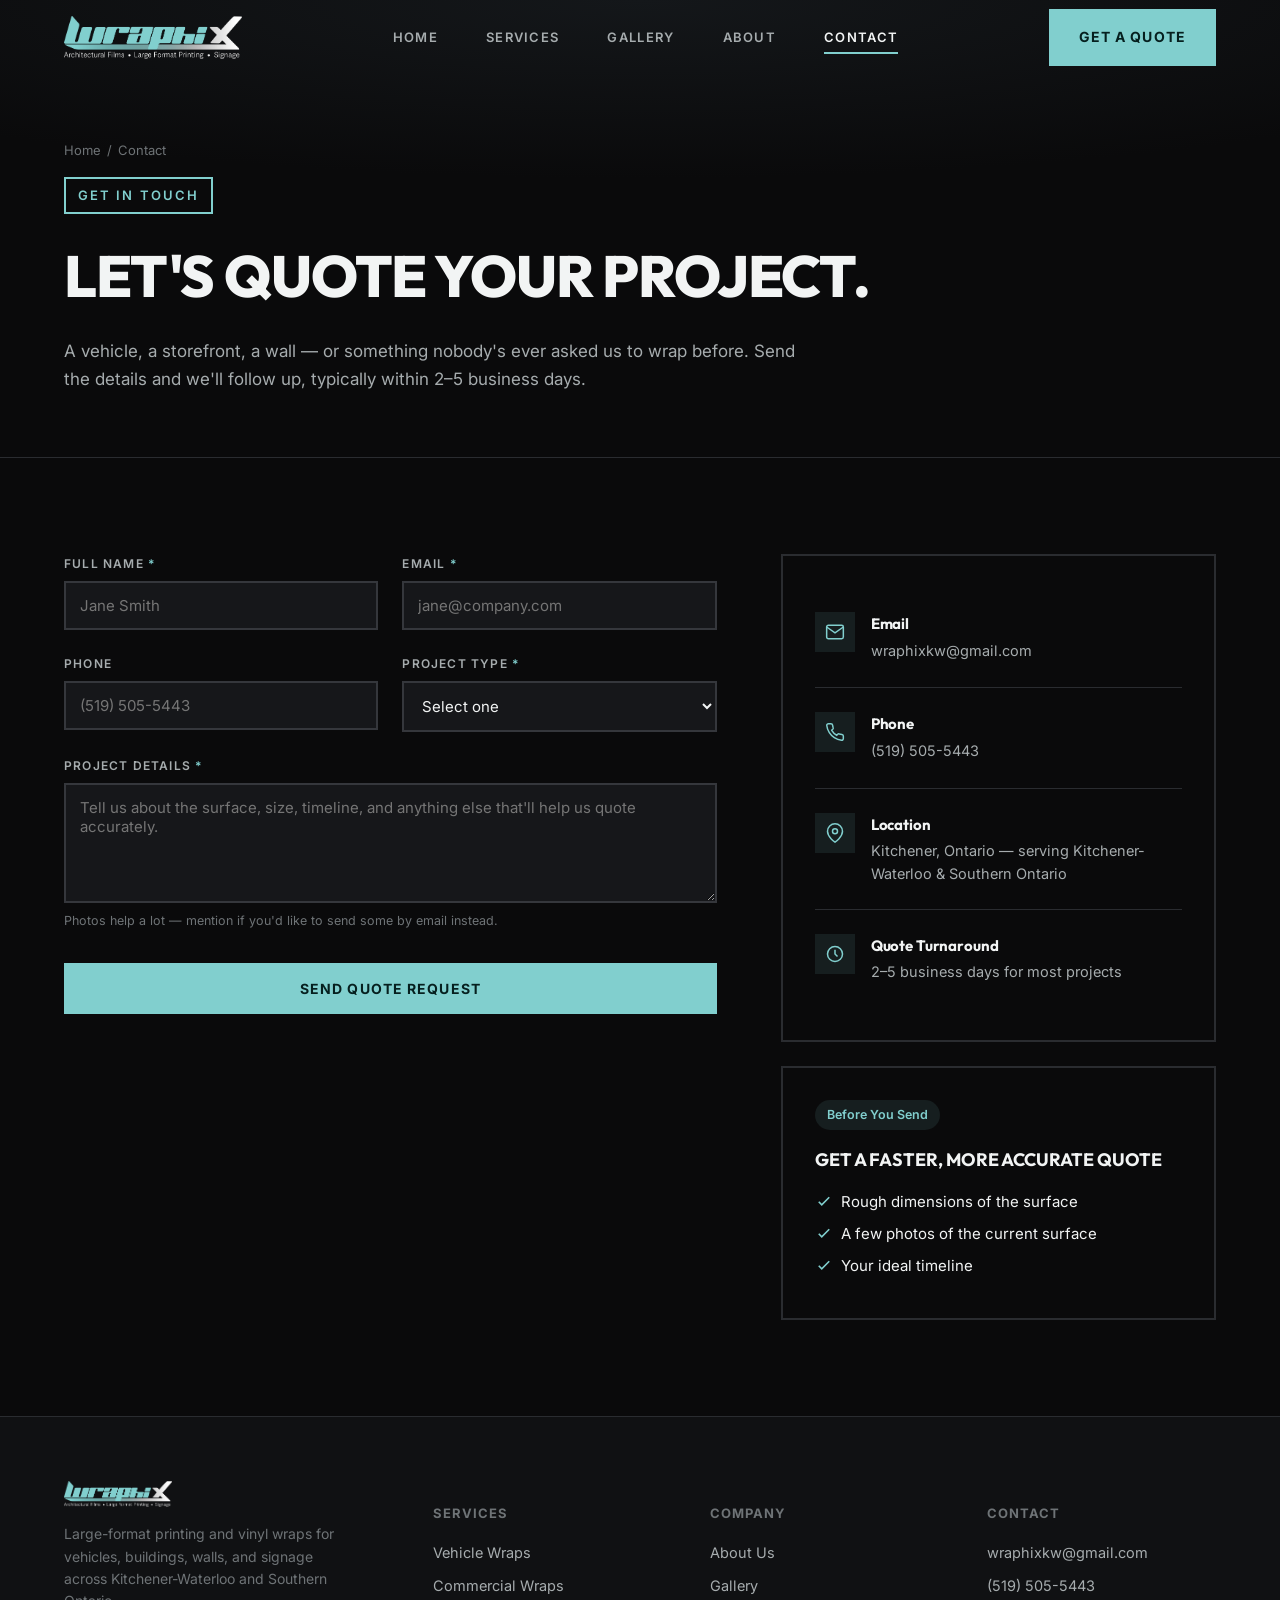
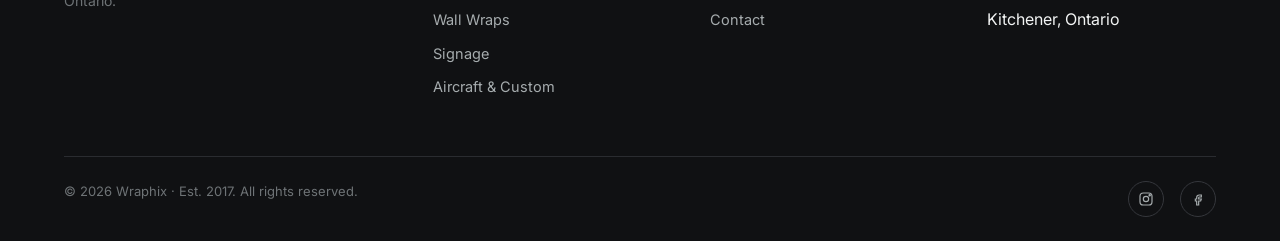
<file: contact.html>
<!DOCTYPE html>
<html lang="en">
<head>
<meta charset="UTF-8">
<meta name="viewport" content="width=device-width, initial-scale=1.0">
<title>Contact — Wraphix | Get a Quote</title>
<meta name="description" content="Get a quote from Wraphix for vehicle wraps, building wraps, wall wraps, or signage. Typical turnaround is 2-5 business days.">
<link rel="icon" type="image/png" sizes="32x32" href="assets/logo/favicon-32.png">
<link rel="apple-touch-icon" href="assets/logo/favicon-180.png">
<link rel="preconnect" href="https://fonts.googleapis.com">
<link rel="preconnect" href="https://fonts.gstatic.com" crossorigin>
<link href="https://fonts.googleapis.com/css2?family=Outfit:wght@500;600;700;800&family=Inter:wght@400;500;600;700&display=swap" rel="stylesheet">
<link rel="stylesheet" href="css/styles.css">
</head>
<body>

<nav class="nav">
  <div class="container nav__inner">
    <a href="index.html" class="nav__logo"><img src="assets/logo/wraphix-logo-trimmed.png" alt="Wraphix"></a>
    <div class="nav__links">
      <a href="index.html">Home</a>
      <a href="services.html">Services</a>
      <a href="gallery.html">Gallery</a>
      <a href="about.html">About</a>
      <a href="contact.html" class="is-active">Contact</a>
    </div>
    <div class="nav__actions">
      <a href="contact.html" class="btn btn-primary">Get a Quote</a>
    </div>
    <button class="nav__burger" aria-label="Open menu"><span></span><span></span><span></span></button>
  </div>
</nav>

<div class="mobile-menu">
  <a href="index.html">Home</a>
  <a href="services.html">Services</a>
  <a href="gallery.html">Gallery</a>
  <a href="about.html">About</a>
  <a href="contact.html">Contact</a>
  <a href="contact.html" class="btn btn-primary">Get a Quote</a>
</div>

<section class="page-hero">
  <div class="container">
    <div class="breadcrumb reveal is-visible"><a href="index.html">Home</a><span>/</span><span>Contact</span></div>
    <span class="eyebrow reveal is-visible" style="margin-top:16px;">Get In Touch</span>
    <h1 class="reveal is-visible" style="transition-delay:80ms">Let's quote your project.</h1>
    <p class="reveal is-visible" style="transition-delay:160ms">A vehicle, a storefront, a wall — or something nobody's ever asked us to wrap before. Send the details and we'll follow up, typically within 2–5 business days.</p>
  </div>
</section>

<section class="section">
  <div class="container" style="display:grid; grid-template-columns: 1fr; gap: var(--space-7);">
    <div style="display:grid; grid-template-columns: 1fr; gap: var(--space-7);" class="contact-layout">
      <div class="reveal">
        <form id="quote-form" novalidate>
          <div class="form-grid cols-2">
            <div class="field">
              <label for="name">Full Name <span class="req">*</span></label>
              <input type="text" id="name" name="name" data-required placeholder="Jane Smith">
              <span class="error-msg">Please enter your name.</span>
            </div>
            <div class="field">
              <label for="email">Email <span class="req">*</span></label>
              <input type="email" id="email" name="email" data-required placeholder="jane@company.com">
              <span class="error-msg">Please enter a valid email.</span>
            </div>
            <div class="field">
              <label for="phone">Phone</label>
              <input type="tel" id="phone" name="phone" placeholder="(519) 505-5443">
            </div>
            <div class="field">
              <label for="project-type">Project Type <span class="req">*</span></label>
              <select id="project-type" name="project-type" data-required>
                <option value="" disabled selected>Select one</option>
                <option value="vehicle">Vehicle Wrap</option>
                <option value="building">Commercial / Building Wrap</option>
                <option value="wall">Wall Wrap / Architectural Film</option>
                <option value="signage">Signage</option>
                <option value="aircraft">Aircraft / Watercraft</option>
                <option value="other">Something Else</option>
              </select>
              <span class="error-msg">Please select a project type.</span>
            </div>
          </div>
          <div class="field" style="margin-top: var(--space-4);">
            <label for="message">Project Details <span class="req">*</span></label>
            <textarea id="message" name="message" data-required placeholder="Tell us about the surface, size, timeline, and anything else that'll help us quote accurately."></textarea>
            <span class="error-msg">Please add a few details about your project.</span>
            <span class="hint">Photos help a lot — mention if you'd like to send some by email instead.</span>
          </div>
          <button type="submit" class="btn btn-primary btn-block" style="margin-top: var(--space-5);">Send Quote Request</button>
        </form>
        <div class="form-success">
          <svg viewBox="0 0 24 24" fill="none" stroke="currentColor" stroke-width="2"><path d="M22 11.08V12a10 10 0 1 1-5.93-9.14"/><path d="M22 4L12 14.01l-3-3"/></svg>
          <span>Thanks — your request is in. We'll follow up within 2–5 business days.</span>
        </div>
      </div>

      <div class="reveal" style="transition-delay:100ms">
        <div class="card" style="margin-bottom: var(--space-4);">
          <div class="info-card">
            <div class="info-card__icon"><svg viewBox="0 0 24 24" fill="none" stroke="currentColor" stroke-width="1.8"><path d="M4 4h16v16H4z" opacity="0"/><path d="M22 6l-10 7L2 6"/><rect x="2" y="4" width="20" height="16" rx="2"/></svg></div>
            <div>
              <h4>Email</h4>
              <a href="mailto:wraphixkw@gmail.com">wraphixkw@gmail.com</a>
            </div>
          </div>
          <div class="info-card">
            <div class="info-card__icon"><svg viewBox="0 0 24 24" fill="none" stroke="currentColor" stroke-width="1.8"><path d="M22 16.92v3a2 2 0 0 1-2.18 2 19.79 19.79 0 0 1-8.63-3.07 19.5 19.5 0 0 1-6-6 19.79 19.79 0 0 1-3.07-8.67A2 2 0 0 1 4.11 2h3a2 2 0 0 1 2 1.72c.13 1 .35 1.99.66 2.94a2 2 0 0 1-.45 2.11L8.09 9.91a16 16 0 0 0 6 6l1.14-1.14a2 2 0 0 1 2.11-.45c.95.31 1.94.53 2.94.66A2 2 0 0 1 22 16.92z"/></svg></div>
            <div>
              <h4>Phone</h4>
              <a href="tel:+15195055443">(519) 505-5443</a>
            </div>
          </div>
          <div class="info-card">
            <div class="info-card__icon"><svg viewBox="0 0 24 24" fill="none" stroke="currentColor" stroke-width="1.8"><path d="M21 10c0 7-9 13-9 13s-9-6-9-13a9 9 0 1 1 18 0z"/><circle cx="12" cy="10" r="3"/></svg></div>
            <div>
              <h4>Location</h4>
              <p>Kitchener, Ontario — serving Kitchener-Waterloo &amp; Southern Ontario</p>
            </div>
          </div>
          <div class="info-card">
            <div class="info-card__icon"><svg viewBox="0 0 24 24" fill="none" stroke="currentColor" stroke-width="1.8"><circle cx="12" cy="12" r="9"/><path d="M12 7v5l3 3"/></svg></div>
            <div>
              <h4>Quote Turnaround</h4>
              <p>2–5 business days for most projects</p>
            </div>
          </div>
        </div>
        <div class="card">
          <span class="pill">Before You Send</span>
          <h3 style="margin-top: var(--space-3);">Get a faster, more accurate quote</h3>
          <ul class="check-list" style="margin-top: var(--space-3);">
            <li><svg viewBox="0 0 24 24" fill="none" stroke="currentColor" stroke-width="2.2"><path d="M5 13l4 4L19 7"/></svg>Rough dimensions of the surface</li>
            <li><svg viewBox="0 0 24 24" fill="none" stroke="currentColor" stroke-width="2.2"><path d="M5 13l4 4L19 7"/></svg>A few photos of the current surface</li>
            <li><svg viewBox="0 0 24 24" fill="none" stroke="currentColor" stroke-width="2.2"><path d="M5 13l4 4L19 7"/></svg>Your ideal timeline</li>
          </ul>
        </div>
      </div>
    </div>
  </div>
</section>

<style>
  @media (min-width: 900px) {
    .contact-layout { grid-template-columns: 1.5fr 1fr !important; }
  }
</style>

<footer class="footer">
  <div class="container">
    <div class="footer__top">
      <div class="footer__logo">
        <img src="assets/logo/wraphix-logo-trimmed.png" alt="Wraphix">
        <p>Large-format printing and vinyl wraps for vehicles, buildings, walls, and signage across Kitchener-Waterloo and Southern Ontario.</p>
      </div>
      <div>
        <h5>Services</h5>
        <ul>
          <li><a href="services.html#vehicle-wraps">Vehicle Wraps</a></li>
          <li><a href="services.html#building-wraps">Commercial Wraps</a></li>
          <li><a href="services.html#wall-wraps">Wall Wraps</a></li>
          <li><a href="services.html#signage">Signage</a></li>
          <li><a href="services.html#custom-wraps">Aircraft &amp; Custom</a></li>
        </ul>
      </div>
      <div>
        <h5>Company</h5>
        <ul>
          <li><a href="about.html">About Us</a></li>
          <li><a href="gallery.html">Gallery</a></li>
          <li><a href="contact.html">Contact</a></li>
        </ul>
      </div>
      <div>
        <h5>Contact</h5>
        <ul>
          <li><a href="mailto:wraphixkw@gmail.com">wraphixkw@gmail.com</a></li>
          <li><a href="tel:+15195055443">(519) 505-5443</a></li>
          <li>Kitchener, Ontario</li>
        </ul>
      </div>
    </div>
    <div class="footer__bottom">
      <span>&copy; <span id="year"></span> Wraphix · Est. 2017. All rights reserved.</span>
      <div class="social-row">
        <a href="#" aria-label="Instagram"><svg viewBox="0 0 24 24" fill="none" stroke="currentColor" stroke-width="1.8"><rect x="3" y="3" width="18" height="18" rx="5"/><circle cx="12" cy="12" r="4"/><circle cx="17.5" cy="6.5" r="1"/></svg></a>
        <a href="#" aria-label="Facebook"><svg viewBox="0 0 24 24" fill="none" stroke="currentColor" stroke-width="1.8"><path d="M14 9h3V6h-3a4 4 0 0 0-4 4v2H8v3h2v6h3v-6h3l1-3h-4v-2a1 1 0 0 1 1-1z"/></svg></a>
      </div>
    </div>
  </div>
</footer>

<script src="js/main.js"></script>
</body>
</html>
</file>
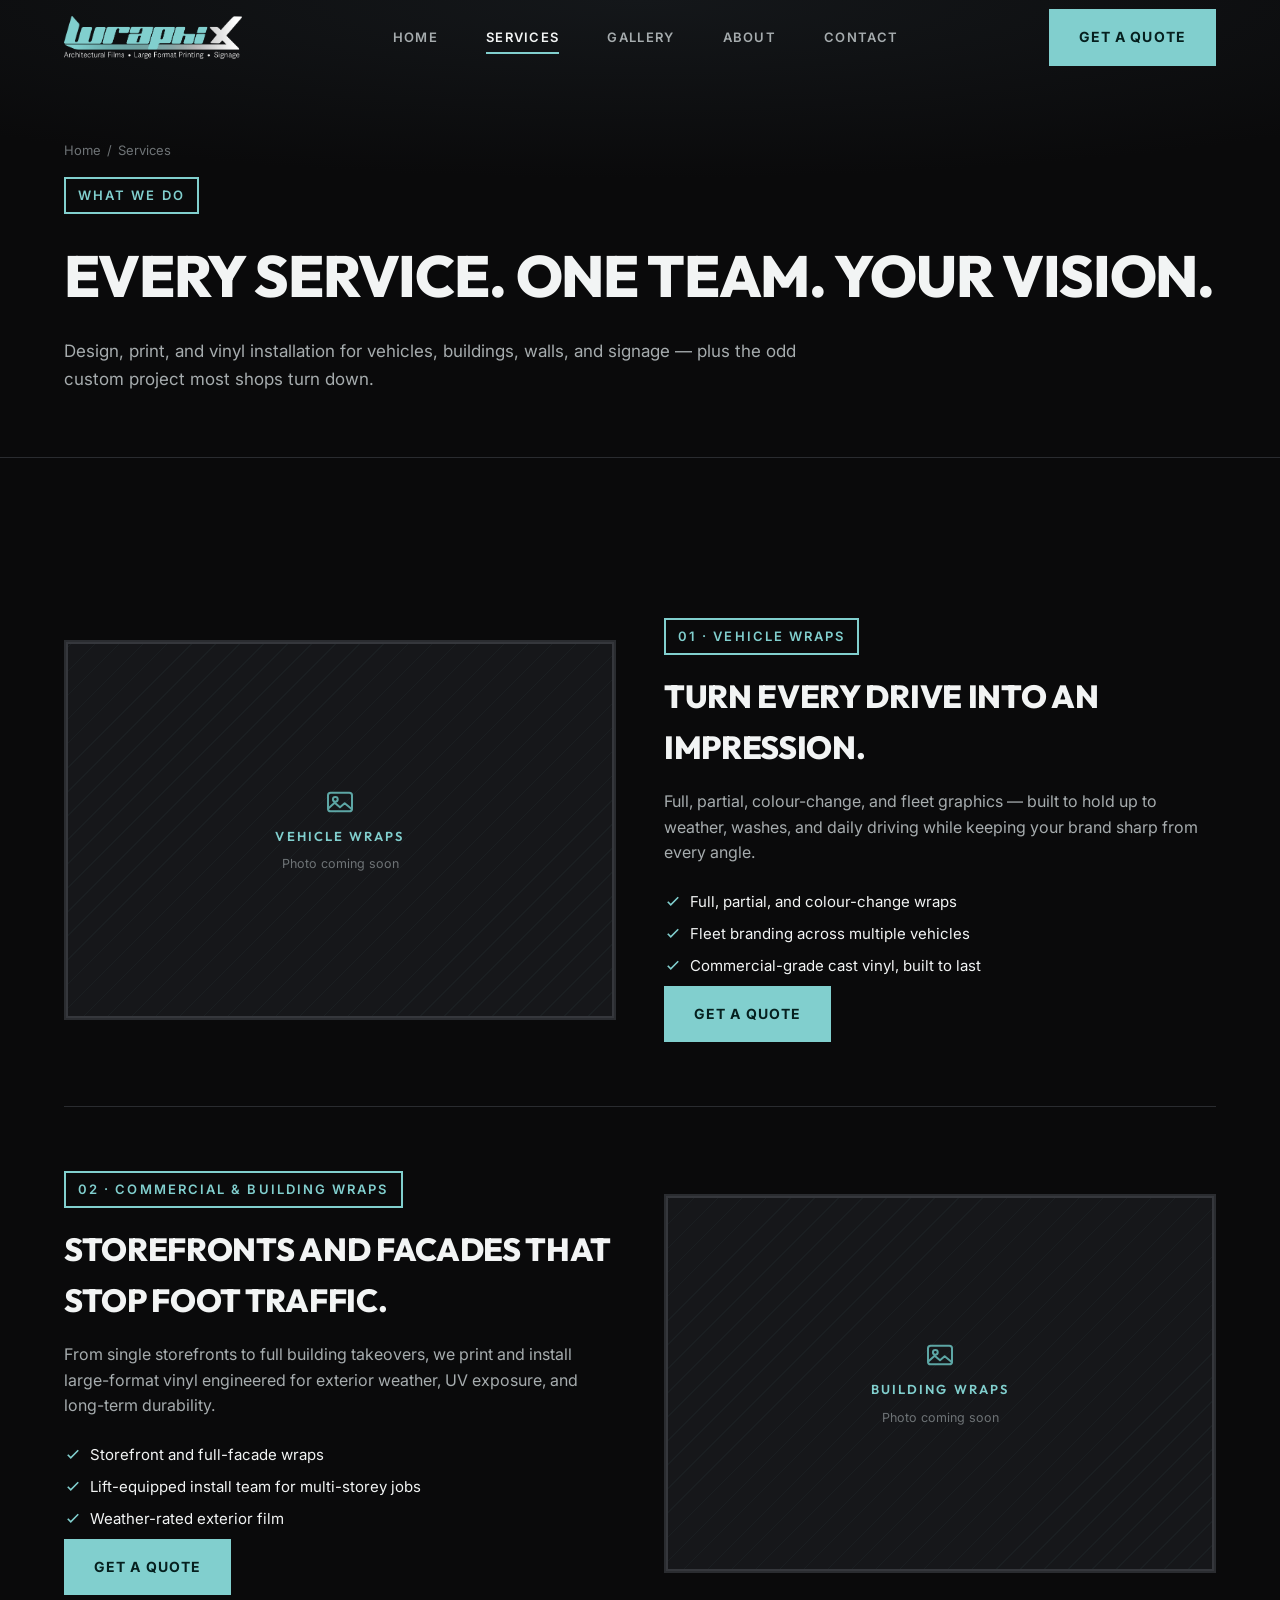
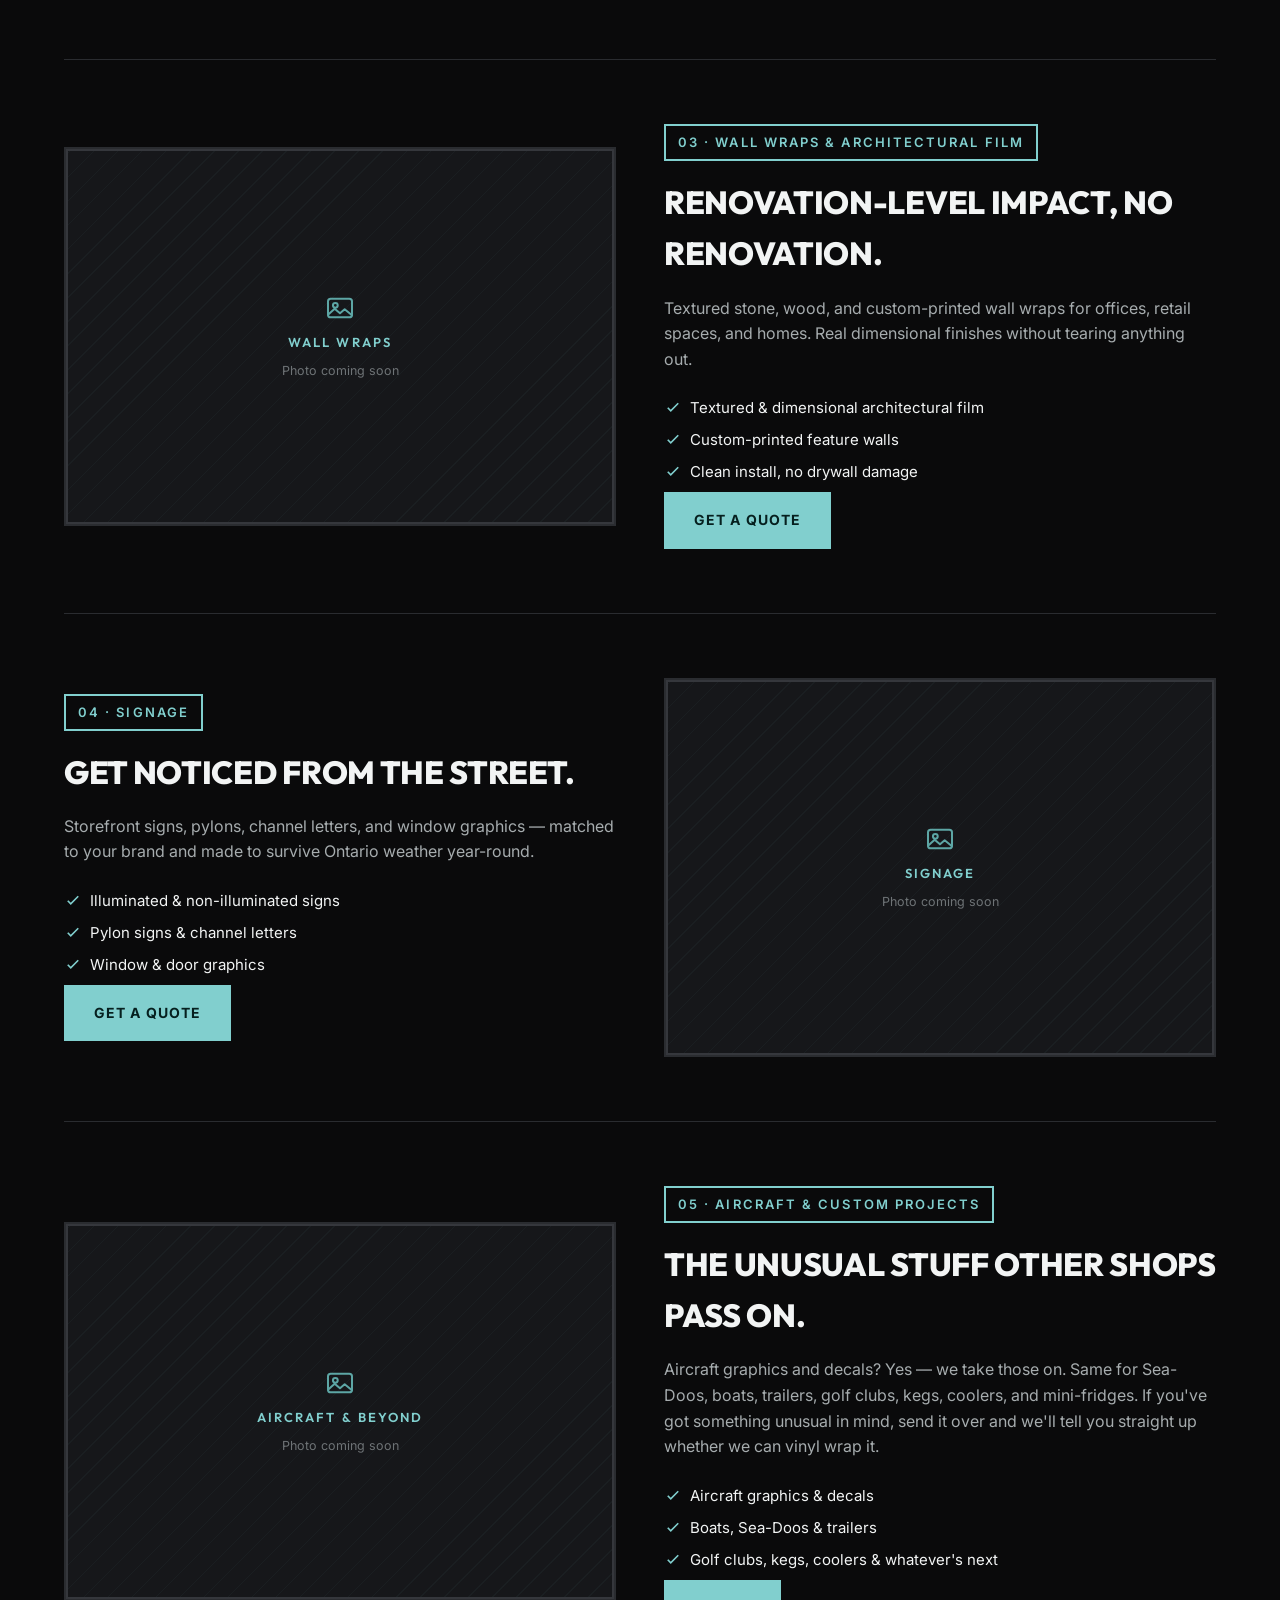
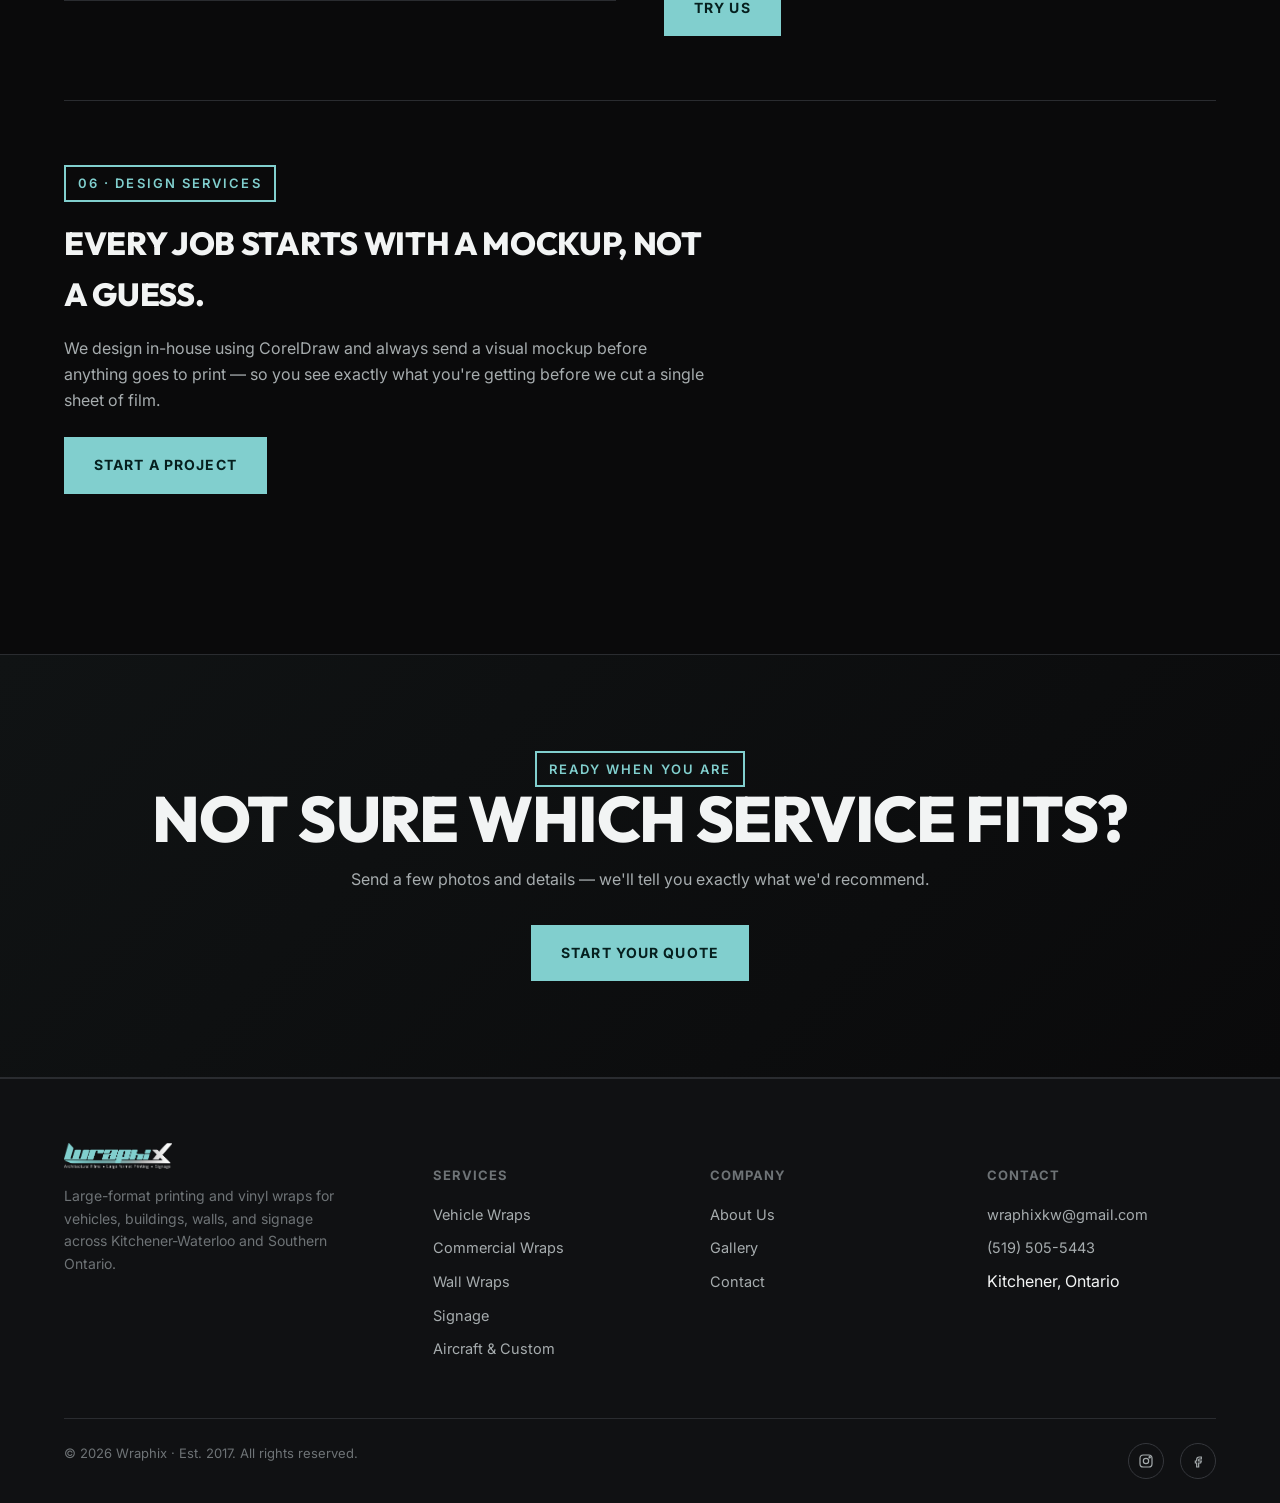
<file: services.html>
<!DOCTYPE html>
<html lang="en">
<head>
<meta charset="UTF-8">
<meta name="viewport" content="width=device-width, initial-scale=1.0">
<title>Services — Wraphix | Vehicle, Building &amp; Wall Wraps, Signage</title>
<meta name="description" content="Vehicle wraps, building wraps, wall graphics, architectural film, signage, aircraft graphics and more — designed, printed, and installed by Wraphix.">
<link rel="icon" type="image/png" sizes="32x32" href="assets/logo/favicon-32.png">
<link rel="apple-touch-icon" href="assets/logo/favicon-180.png">
<link rel="preconnect" href="https://fonts.googleapis.com">
<link rel="preconnect" href="https://fonts.gstatic.com" crossorigin>
<link href="https://fonts.googleapis.com/css2?family=Outfit:wght@500;600;700;800&family=Inter:wght@400;500;600;700&display=swap" rel="stylesheet">
<link rel="stylesheet" href="css/styles.css">
</head>
<body>

<nav class="nav">
  <div class="container nav__inner">
    <a href="index.html" class="nav__logo"><img src="assets/logo/wraphix-logo-trimmed.png" alt="Wraphix"></a>
    <div class="nav__links">
      <a href="index.html">Home</a>
      <a href="services.html" class="is-active">Services</a>
      <a href="gallery.html">Gallery</a>
      <a href="about.html">About</a>
      <a href="contact.html">Contact</a>
    </div>
    <div class="nav__actions">
      <a href="contact.html" class="btn btn-primary">Get a Quote</a>
    </div>
    <button class="nav__burger" aria-label="Open menu"><span></span><span></span><span></span></button>
  </div>
</nav>

<div class="mobile-menu">
  <a href="index.html">Home</a>
  <a href="services.html">Services</a>
  <a href="gallery.html">Gallery</a>
  <a href="about.html">About</a>
  <a href="contact.html">Contact</a>
  <a href="contact.html" class="btn btn-primary">Get a Quote</a>
</div>

<section class="page-hero">
  <div class="container">
    <div class="breadcrumb reveal is-visible"><a href="index.html">Home</a><span>/</span><span>Services</span></div>
    <span class="eyebrow reveal is-visible" style="margin-top:16px;">What We Do</span>
    <h1 class="reveal is-visible" style="transition-delay:80ms">Every service. One team. Your vision.</h1>
    <p class="reveal is-visible" style="transition-delay:160ms">Design, print, and vinyl installation for vehicles, buildings, walls, and signage — plus the odd custom project most shops turn down.</p>
  </div>
</section>

<section class="section" id="vehicle-wraps">
  <div class="container">
    <div class="service-detail reveal">
      <div class="service-detail__media">
        <div class="media-placeholder">
          <svg viewBox="0 0 24 24" aria-hidden="true"><rect x="3" y="5" width="18" height="14" rx="2"/><circle cx="8.5" cy="10" r="1.8"/><path d="M3 17l5-4.5 4 3.5 3.5-3 5.5 4.5"/></svg>
          <span class="media-placeholder__tag">Vehicle Wraps</span>
          <span class="media-placeholder__note">Photo coming soon</span>
        </div>
      </div>
      <div class="service-detail__body">
        <span class="eyebrow">01 · Vehicle Wraps</span>
        <h3>Turn every drive into an impression.</h3>
        <p>Full, partial, colour-change, and fleet graphics — built to hold up to weather, washes, and daily driving while keeping your brand sharp from every angle.</p>
        <ul class="check-list">
          <li><svg viewBox="0 0 24 24" fill="none" stroke="currentColor" stroke-width="2.2"><path d="M5 13l4 4L19 7"/></svg>Full, partial, and colour-change wraps</li>
          <li><svg viewBox="0 0 24 24" fill="none" stroke="currentColor" stroke-width="2.2"><path d="M5 13l4 4L19 7"/></svg>Fleet branding across multiple vehicles</li>
          <li><svg viewBox="0 0 24 24" fill="none" stroke="currentColor" stroke-width="2.2"><path d="M5 13l4 4L19 7"/></svg>Commercial-grade cast vinyl, built to last</li>
        </ul>
        <a href="contact.html" class="btn btn-primary">Get a Quote</a>
      </div>
    </div>

    <div class="service-detail is-reversed reveal" id="building-wraps">
      <div class="service-detail__media">
        <div class="media-placeholder">
          <svg viewBox="0 0 24 24" aria-hidden="true"><rect x="3" y="5" width="18" height="14" rx="2"/><circle cx="8.5" cy="10" r="1.8"/><path d="M3 17l5-4.5 4 3.5 3.5-3 5.5 4.5"/></svg>
          <span class="media-placeholder__tag">Building Wraps</span>
          <span class="media-placeholder__note">Photo coming soon</span>
        </div>
      </div>
      <div class="service-detail__body">
        <span class="eyebrow">02 · Commercial &amp; Building Wraps</span>
        <h3>Storefronts and facades that stop foot traffic.</h3>
        <p>From single storefronts to full building takeovers, we print and install large-format vinyl engineered for exterior weather, UV exposure, and long-term durability.</p>
        <ul class="check-list">
          <li><svg viewBox="0 0 24 24" fill="none" stroke="currentColor" stroke-width="2.2"><path d="M5 13l4 4L19 7"/></svg>Storefront and full-facade wraps</li>
          <li><svg viewBox="0 0 24 24" fill="none" stroke="currentColor" stroke-width="2.2"><path d="M5 13l4 4L19 7"/></svg>Lift-equipped install team for multi-storey jobs</li>
          <li><svg viewBox="0 0 24 24" fill="none" stroke="currentColor" stroke-width="2.2"><path d="M5 13l4 4L19 7"/></svg>Weather-rated exterior film</li>
        </ul>
        <a href="contact.html" class="btn btn-primary">Get a Quote</a>
      </div>
    </div>

    <div class="service-detail reveal" id="wall-wraps">
      <div class="service-detail__media">
        <div class="media-placeholder">
          <svg viewBox="0 0 24 24" aria-hidden="true"><rect x="3" y="5" width="18" height="14" rx="2"/><circle cx="8.5" cy="10" r="1.8"/><path d="M3 17l5-4.5 4 3.5 3.5-3 5.5 4.5"/></svg>
          <span class="media-placeholder__tag">Wall Wraps</span>
          <span class="media-placeholder__note">Photo coming soon</span>
        </div>
      </div>
      <div class="service-detail__body">
        <span class="eyebrow">03 · Wall Wraps &amp; Architectural Film</span>
        <h3>Renovation-level impact, no renovation.</h3>
        <p>Textured stone, wood, and custom-printed wall wraps for offices, retail spaces, and homes. Real dimensional finishes without tearing anything out.</p>
        <ul class="check-list">
          <li><svg viewBox="0 0 24 24" fill="none" stroke="currentColor" stroke-width="2.2"><path d="M5 13l4 4L19 7"/></svg>Textured &amp; dimensional architectural film</li>
          <li><svg viewBox="0 0 24 24" fill="none" stroke="currentColor" stroke-width="2.2"><path d="M5 13l4 4L19 7"/></svg>Custom-printed feature walls</li>
          <li><svg viewBox="0 0 24 24" fill="none" stroke="currentColor" stroke-width="2.2"><path d="M5 13l4 4L19 7"/></svg>Clean install, no drywall damage</li>
        </ul>
        <a href="contact.html" class="btn btn-primary">Get a Quote</a>
      </div>
    </div>

    <div class="service-detail is-reversed reveal" id="signage">
      <div class="service-detail__media">
        <div class="media-placeholder">
          <svg viewBox="0 0 24 24" aria-hidden="true"><rect x="3" y="5" width="18" height="14" rx="2"/><circle cx="8.5" cy="10" r="1.8"/><path d="M3 17l5-4.5 4 3.5 3.5-3 5.5 4.5"/></svg>
          <span class="media-placeholder__tag">Signage</span>
          <span class="media-placeholder__note">Photo coming soon</span>
        </div>
      </div>
      <div class="service-detail__body">
        <span class="eyebrow">04 · Signage</span>
        <h3>Get noticed from the street.</h3>
        <p>Storefront signs, pylons, channel letters, and window graphics — matched to your brand and made to survive Ontario weather year-round.</p>
        <ul class="check-list">
          <li><svg viewBox="0 0 24 24" fill="none" stroke="currentColor" stroke-width="2.2"><path d="M5 13l4 4L19 7"/></svg>Illuminated &amp; non-illuminated signs</li>
          <li><svg viewBox="0 0 24 24" fill="none" stroke="currentColor" stroke-width="2.2"><path d="M5 13l4 4L19 7"/></svg>Pylon signs &amp; channel letters</li>
          <li><svg viewBox="0 0 24 24" fill="none" stroke="currentColor" stroke-width="2.2"><path d="M5 13l4 4L19 7"/></svg>Window &amp; door graphics</li>
        </ul>
        <a href="contact.html" class="btn btn-primary">Get a Quote</a>
      </div>
    </div>

    <div class="service-detail reveal" id="custom-wraps">
      <div class="service-detail__media">
        <div class="media-placeholder">
          <svg viewBox="0 0 24 24" aria-hidden="true"><rect x="3" y="5" width="18" height="14" rx="2"/><circle cx="8.5" cy="10" r="1.8"/><path d="M3 17l5-4.5 4 3.5 3.5-3 5.5 4.5"/></svg>
          <span class="media-placeholder__tag">Aircraft &amp; Beyond</span>
          <span class="media-placeholder__note">Photo coming soon</span>
        </div>
      </div>
      <div class="service-detail__body">
        <span class="eyebrow">05 · Aircraft &amp; Custom Projects</span>
        <h3>The unusual stuff other shops pass on.</h3>
        <p>Aircraft graphics and decals? Yes — we take those on. Same for Sea-Doos, boats, trailers, golf clubs, kegs, coolers, and mini-fridges. If you've got something unusual in mind, send it over and we'll tell you straight up whether we can vinyl wrap it.</p>
        <ul class="check-list">
          <li><svg viewBox="0 0 24 24" fill="none" stroke="currentColor" stroke-width="2.2"><path d="M5 13l4 4L19 7"/></svg>Aircraft graphics &amp; decals</li>
          <li><svg viewBox="0 0 24 24" fill="none" stroke="currentColor" stroke-width="2.2"><path d="M5 13l4 4L19 7"/></svg>Boats, Sea-Doos &amp; trailers</li>
          <li><svg viewBox="0 0 24 24" fill="none" stroke="currentColor" stroke-width="2.2"><path d="M5 13l4 4L19 7"/></svg>Golf clubs, kegs, coolers &amp; whatever's next</li>
        </ul>
        <a href="contact.html" class="btn btn-primary">Try Us</a>
      </div>
    </div>

    <div class="service-detail reveal" id="design" style="border-bottom:none;">
      <div class="service-detail__body" style="grid-column: 1 / -1; max-width:640px;">
        <span class="eyebrow">06 · Design Services</span>
        <h3>Every job starts with a mockup, not a guess.</h3>
        <p>We design in-house using CorelDraw and always send a visual mockup before anything goes to print — so you see exactly what you're getting before we cut a single sheet of film.</p>
        <a href="contact.html" class="btn btn-primary">Start a Project</a>
      </div>
    </div>
  </div>
</section>

<section class="cta-band">
  <div class="container reveal">
    <span class="eyebrow" style="justify-content:center;">Ready When You Are</span>
    <h2>Not sure which service fits?</h2>
    <p>Send a few photos and details — we'll tell you exactly what we'd recommend.</p>
    <a href="contact.html" class="btn btn-primary">Start Your Quote</a>
  </div>
</section>

<footer class="footer">
  <div class="container">
    <div class="footer__top">
      <div class="footer__logo">
        <img src="assets/logo/wraphix-logo-trimmed.png" alt="Wraphix">
        <p>Large-format printing and vinyl wraps for vehicles, buildings, walls, and signage across Kitchener-Waterloo and Southern Ontario.</p>
      </div>
      <div>
        <h5>Services</h5>
        <ul>
          <li><a href="services.html#vehicle-wraps">Vehicle Wraps</a></li>
          <li><a href="services.html#building-wraps">Commercial Wraps</a></li>
          <li><a href="services.html#wall-wraps">Wall Wraps</a></li>
          <li><a href="services.html#signage">Signage</a></li>
          <li><a href="services.html#custom-wraps">Aircraft &amp; Custom</a></li>
        </ul>
      </div>
      <div>
        <h5>Company</h5>
        <ul>
          <li><a href="about.html">About Us</a></li>
          <li><a href="gallery.html">Gallery</a></li>
          <li><a href="contact.html">Contact</a></li>
        </ul>
      </div>
      <div>
        <h5>Contact</h5>
        <ul>
          <li><a href="mailto:wraphixkw@gmail.com">wraphixkw@gmail.com</a></li>
          <li><a href="tel:+15195055443">(519) 505-5443</a></li>
          <li>Kitchener, Ontario</li>
        </ul>
      </div>
    </div>
    <div class="footer__bottom">
      <span>&copy; <span id="year"></span> Wraphix · Est. 2017. All rights reserved.</span>
      <div class="social-row">
        <a href="#" aria-label="Instagram"><svg viewBox="0 0 24 24" fill="none" stroke="currentColor" stroke-width="1.8"><rect x="3" y="3" width="18" height="18" rx="5"/><circle cx="12" cy="12" r="4"/><circle cx="17.5" cy="6.5" r="1"/></svg></a>
        <a href="#" aria-label="Facebook"><svg viewBox="0 0 24 24" fill="none" stroke="currentColor" stroke-width="1.8"><path d="M14 9h3V6h-3a4 4 0 0 0-4 4v2H8v3h2v6h3v-6h3l1-3h-4v-2a1 1 0 0 1 1-1z"/></svg></a>
      </div>
    </div>
  </div>
</footer>

<script src="js/main.js"></script>
</body>
</html>
</file>
<file: css/styles.css>
/* ==========================================================================
   Wraphix — Design System
   Matte black / satin black + Tiffany blue
   ========================================================================== */

:root {
  /* Brand */
  --color-black: #0a0a0b;
  --color-black-soft: #101113;
  --color-surface: #16171a;
  --color-surface-2: #1d1f22;
  --color-border: #2a2c30;
  --color-border-light: #35373c;

  --color-tiffany: #81cfce;
  --color-tiffany-bright: #9fe3e1;
  --color-tiffany-dim: #5da6a5;
  --color-tiffany-10: rgba(129, 207, 206, 0.1);
  --color-tiffany-20: rgba(129, 207, 206, 0.2);

  --color-text: #f2f4f4;
  --color-text-muted: #a6acae;
  --color-text-dim: #6e7376;

  --color-danger: #e5484d;
  --color-success: #81cfce;

  /* Type */
  --font-display: 'Outfit', 'Helvetica Neue', Arial, sans-serif;
  --font-body: 'Inter', 'Helvetica Neue', Arial, sans-serif;

  /* Spacing (8pt scale) */
  --space-1: 4px;
  --space-2: 8px;
  --space-3: 16px;
  --space-4: 24px;
  --space-5: 32px;
  --space-6: 48px;
  --space-7: 64px;
  --space-8: 96px;
  --space-9: 128px;

  /* Radius — Kinetic Brutalism: hard edges everywhere */
  --radius-sm: 0px;
  --radius-md: 0px;
  --radius-lg: 0px;

  /* Motion */
  --ease-out: cubic-bezier(0.16, 1, 0.3, 1);
  --ease-in-out: cubic-bezier(0.65, 0, 0.35, 1);
  --dur-fast: 180ms;
  --dur-base: 280ms;
  --dur-slow: 500ms;

  /* Layout */
  --container-max: 1520px;
  --measure: 68ch;
  --nav-height: 76px;
}

/* ---- Reset ---- */
*, *::before, *::after { box-sizing: border-box; }
html { -webkit-text-size-adjust: 100%; scroll-behavior: smooth; }
@media (prefers-reduced-motion: reduce) {
  html { scroll-behavior: auto; }
  *, *::before, *::after {
    animation-duration: 0.01ms !important;
    animation-iteration-count: 1 !important;
    transition-duration: 0.01ms !important;
    scroll-behavior: auto !important;
  }
}

body {
  margin: 0;
  background: var(--color-black);
  color: var(--color-text);
  font-family: var(--font-body);
  font-size: 16px;
  line-height: 1.6;
  -webkit-font-smoothing: antialiased;
  overflow-x: hidden;
}

img { max-width: 100%; display: block; }
a { color: inherit; text-decoration: none; }
button { font-family: inherit; cursor: pointer; }
ul { margin: 0; padding: 0; list-style: none; }
h1, h2, h3, h4 { margin: 0; font-family: var(--font-display); font-weight: 700; letter-spacing: -0.01em; }
p { margin: 0; }

.container {
  max-width: var(--container-max);
  margin: 0 auto;
  padding: 0 var(--space-4);
}
@media (min-width: 768px) {
  .container { padding: 0 var(--space-6); }
}
/* Adaptive gutters — insets grow with the viewport so wide screens breathe */
@media (min-width: 1280px) {
  .container { padding: 0 var(--space-7); }
}
@media (min-width: 1680px) {
  .container { padding: 0 var(--space-8); }
}
/* Ultra-wide monitors: let the shell grow a step so it doesn't island */
@media (min-width: 1920px) {
  :root { --container-max: 1680px; }
}

section { position: relative; }

/* ---- Utility ---- */
.eyebrow {
  display: inline-flex;
  align-items: center;
  gap: var(--space-2);
  font-family: var(--font-body);
  font-size: 13px;
  font-weight: 600;
  letter-spacing: 0.14em;
  text-transform: uppercase;
  color: var(--color-tiffany);
}
.eyebrow::before {
  content: '';
  width: 22px;
  height: 2px;
  background: var(--color-tiffany);
  display: inline-block;
}

.text-muted { color: var(--color-text-muted); }

.btn {
  display: inline-flex;
  align-items: center;
  justify-content: center;
  gap: var(--space-2);
  padding: 15px 28px;
  border-radius: var(--radius-sm);
  font-family: var(--font-body);
  font-weight: 600;
  font-size: 15px;
  border: 1.5px solid transparent;
  transition: transform var(--dur-fast) var(--ease-out), background var(--dur-base) var(--ease-out), border-color var(--dur-base) var(--ease-out), box-shadow var(--dur-base) var(--ease-out);
  touch-action: manipulation;
  min-height: 48px;
  white-space: nowrap;
}
.btn:active { transform: scale(0.97); }
.btn-primary {
  background: var(--color-tiffany);
  color: #06201f;
}
.btn-primary:hover {
  background: var(--color-tiffany-bright);
  box-shadow: 0 0 0 6px var(--color-tiffany-10);
}
.btn-outline {
  background: transparent;
  border-color: var(--color-border-light);
  color: var(--color-text);
}
.btn-outline:hover {
  border-color: var(--color-tiffany);
  color: var(--color-tiffany);
}
.btn-block { width: 100%; }

/* ---- Nav ---- */
.nav {
  position: fixed;
  top: 0; left: 0; right: 0;
  height: var(--nav-height);
  display: flex;
  align-items: center;
  z-index: 1000;
  background: transparent;
  border-bottom: 1px solid transparent;
  transition: background var(--dur-base) var(--ease-out), border-color var(--dur-base) var(--ease-out), height var(--dur-base) var(--ease-out);
}
.nav.is-scrolled {
  background: rgba(10, 10, 11, 0.86);
  backdrop-filter: blur(14px);
  -webkit-backdrop-filter: blur(14px);
  border-bottom: 1px solid var(--color-border);
  height: 68px;
}
.nav__inner {
  width: 100%;
  display: flex;
  align-items: center;
  justify-content: space-between;
  gap: var(--space-4);
}
.nav__logo img { height: 43px; width: auto; }
.nav__links {
  display: none;
  align-items: center;
  gap: var(--space-6);
}
.nav__links a {
  font-size: 14.5px;
  font-weight: 500;
  color: var(--color-text-muted);
  position: relative;
  padding: 6px 0;
  transition: color var(--dur-fast) var(--ease-out);
}
.nav__links a:hover, .nav__links a.is-active { color: var(--color-text); }
.nav__links a::after {
  content: '';
  position: absolute;
  left: 0; right: 100%; bottom: 0;
  height: 2px;
  background: var(--color-tiffany);
  transition: right var(--dur-base) var(--ease-out);
}
.nav__links a:hover::after, .nav__links a.is-active::after { right: 0; }
.nav__actions { display: none; align-items: center; gap: var(--space-4); }
@media (min-width: 900px) {
  .nav__links, .nav__actions { display: flex; }
}

.nav__burger {
  display: flex;
  flex-direction: column;
  justify-content: center;
  gap: 5px;
  width: 44px;
  height: 44px;
  align-items: center;
  background: none;
  border: none;
  z-index: 1100;
}
.nav__burger span {
  width: 22px;
  height: 2px;
  background: var(--color-text);
  transition: transform var(--dur-base) var(--ease-out), opacity var(--dur-fast);
}
.nav__burger.is-open span:nth-child(1) { transform: translateY(7px) rotate(45deg); }
.nav__burger.is-open span:nth-child(2) { opacity: 0; }
.nav__burger.is-open span:nth-child(3) { transform: translateY(-7px) rotate(-45deg); }
@media (min-width: 900px) { .nav__burger { display: none; } }

.mobile-menu {
  position: fixed;
  inset: 0;
  background: var(--color-black-soft);
  z-index: 1050;
  display: flex;
  flex-direction: column;
  justify-content: center;
  gap: var(--space-5);
  padding: var(--space-6);
  transform: translateY(-100%);
  transition: transform var(--dur-slow) var(--ease-in-out);
  opacity: 0;
  visibility: hidden;
}
.mobile-menu.is-open {
  transform: translateY(0);
  opacity: 1;
  visibility: visible;
}
.mobile-menu a {
  font-family: var(--font-display);
  font-size: 34px;
  font-weight: 600;
  color: var(--color-text);
}
.mobile-menu a:active, .mobile-menu a:hover { color: var(--color-tiffany); }
.mobile-menu .btn { margin-top: var(--space-3); align-self: flex-start; }

/* ---- Hero ---- */
.hero {
  min-height: 100vh;
  min-height: 100dvh;
  display: flex;
  align-items: center;
  padding-top: var(--nav-height);
  position: relative;
  overflow: hidden;
  background: radial-gradient(120% 90% at 50% -10%, #14171a 0%, var(--color-black) 60%);
}
.hero__stripes {
  position: absolute;
  inset: 0;
  z-index: 0;
  overflow: hidden;
  pointer-events: none;
}
/* Three hand-lettered marks drifting across the hero, each on its own
   row, size, tilt and speed so the spacing never reads as a pattern. */
.hero__mark {
  position: absolute;
  aspect-ratio: 3905 / 1299;
  background: var(--color-tiffany);
  opacity: 0.08;
  -webkit-mask-image: url(../assets/textures/wrap-everything.png);
  mask-image: url(../assets/textures/wrap-everything.png);
  -webkit-mask-repeat: no-repeat;
  mask-repeat: no-repeat;
  -webkit-mask-size: 100% 100%;
  mask-size: 100% 100%;
  will-change: transform;
}
.hero__mark--a {
  width: 42vw; top: 9%;  left: -46vw; rotate: -3deg;
  animation: markCross 85s linear infinite;
}
.hero__mark--b {
  width: 30vw; top: 45%; left: -34vw; rotate: 2.5deg;
  opacity: 0.06;
  animation: markCross 120s linear infinite -45s;
}
.hero__mark--c {
  width: 36vw; top: 73%; left: -40vw; rotate: -1.5deg;
  animation: markCross 102s linear infinite -70s;
}
.hero__mark--d {
  width: 25vw; top: 27%; left: -29vw; rotate: 4deg;
  opacity: 0.065;
  animation: markCross 94s linear infinite -25s;
}
.hero__mark--e {
  width: 21vw; top: 61%; left: -25vw; rotate: -5deg;
  opacity: 0.055;
  animation: markCross 112s linear infinite -95s;
}
/* Long travel so each mark spends time off-canvas — keeps the number
   on screen at once down while the on-screen speed stays the same. */
@keyframes markCross {
  from { transform: translate3d(0, 0, 0); }
  to   { transform: translate3d(260vw, 0, 0); }
}
.hero__glow {
  position: absolute;
  width: 60vw;
  height: 60vw;
  max-width: 700px;
  max-height: 700px;
  border-radius: 50%;
  background: radial-gradient(circle, rgba(129,207,206,0.16), transparent 70%);
  top: 10%;
  right: -10%;
  z-index: 0;
  pointer-events: none;
}
.hero__content { position: relative; z-index: 2; padding-top: var(--space-6); padding-bottom: var(--space-7); }
.hero__title {
  font-size: clamp(40px, 8vw, 84px);
  line-height: 1.02;
  margin: var(--space-4) 0 var(--space-4);
  color: var(--color-text);
}
.hero__title em {
  font-style: normal;
  color: var(--color-tiffany);
}
.hero__sub {
  font-size: clamp(16px, 2vw, 19px);
  color: var(--color-text-muted);
  max-width: 560px;
  margin-bottom: var(--space-6);
}
.hero__ctas { display: flex; flex-wrap: wrap; gap: var(--space-3); }
.hero__stats {
  display: grid;
  grid-template-columns: repeat(3, 1fr);
  gap: var(--space-4);
  margin-top: var(--space-7);
  max-width: 960px;
}
.hero__stat-num {
  font-family: var(--font-display);
  font-size: clamp(24px, 4vw, 34px);
  font-weight: 700;
  color: var(--color-text);
}
.hero__stat-label {
  font-size: 13px;
  color: var(--color-text-dim);
  margin-top: 2px;
}
.hero__scroll {
  position: absolute;
  bottom: var(--space-4);
  left: 50%;
  transform: translateX(-50%);
  display: flex;
  flex-direction: column;
  align-items: center;
  gap: var(--space-2);
  color: var(--color-text-dim);
  font-size: 11px;
  letter-spacing: 0.12em;
  text-transform: uppercase;
  z-index: 2;
}
.hero__scroll-line {
  width: 1px;
  height: 34px;
  background: linear-gradient(to bottom, var(--color-tiffany), transparent);
  animation: scrollPulse 1.8s ease-in-out infinite;
}
@keyframes scrollPulse {
  0%, 100% { opacity: 0.3; }
  50% { opacity: 1; }
}

/* ---- Section scaffolding ---- */
.section { padding: var(--space-8) 0; }
.section-head { max-width: 640px; margin-bottom: var(--space-7); }
.section-head h2 {
  font-size: clamp(30px, 4.5vw, 48px);
  margin-top: var(--space-3);
  color: var(--color-text);
}
.section-head p { margin-top: var(--space-3); color: var(--color-text-muted); font-size: 17px; }
.section--alt { background: var(--color-black-soft); }

/* ---- Reveal-on-scroll ---- */
.reveal {
  opacity: 0;
  transform: translateY(28px);
  transition: opacity var(--dur-slow) var(--ease-out), transform var(--dur-slow) var(--ease-out);
}
.reveal.is-visible { opacity: 1; transform: translateY(0); }
.reveal-stagger > * {
  opacity: 0;
  transform: translateY(24px);
  transition: opacity var(--dur-slow) var(--ease-out), transform var(--dur-slow) var(--ease-out);
}
.reveal-stagger.is-visible > * { opacity: 1; transform: translateY(0); }
.reveal-stagger.is-visible > *:nth-child(1) { transition-delay: 0ms; }
.reveal-stagger.is-visible > *:nth-child(2) { transition-delay: 60ms; }
.reveal-stagger.is-visible > *:nth-child(3) { transition-delay: 120ms; }
.reveal-stagger.is-visible > *:nth-child(4) { transition-delay: 180ms; }
.reveal-stagger.is-visible > *:nth-child(5) { transition-delay: 240ms; }
.reveal-stagger.is-visible > *:nth-child(6) { transition-delay: 300ms; }

/* ---- Service cards ---- */
.grid-services {
  display: grid;
  grid-template-columns: 1fr;
  gap: var(--space-4);
}
@media (min-width: 640px) { .grid-services { grid-template-columns: repeat(2, 1fr); } }
@media (min-width: 1024px) { .grid-services { grid-template-columns: repeat(3, 1fr); } }

.card {
  background: var(--color-surface);
  border: 1px solid var(--color-border);
  border-radius: var(--radius-lg);
  padding: var(--space-5);
  transition: border-color var(--dur-base) var(--ease-out), transform var(--dur-base) var(--ease-out), background var(--dur-base) var(--ease-out);
}
.card:hover {
  border-color: var(--color-tiffany-dim);
  transform: translateY(-4px);
  background: var(--color-surface-2);
}
.card__icon {
  width: 48px;
  height: 48px;
  border-radius: var(--radius-md);
  background: var(--color-tiffany-10);
  display: flex;
  align-items: center;
  justify-content: center;
  color: var(--color-tiffany);
  margin-bottom: var(--space-4);
  transition: background var(--dur-base) var(--ease-out), transform var(--dur-base) var(--ease-out);
}
.card:hover .card__icon { background: var(--color-tiffany); color: #06201f; transform: scale(1.06); }
.card__icon svg { width: 24px; height: 24px; }
.card h3 { font-size: 20px; margin-bottom: var(--space-2); color: var(--color-text); }
.card p { color: var(--color-text-muted); font-size: 15px; }
.card__link {
  display: inline-flex;
  align-items: center;
  gap: 6px;
  margin-top: var(--space-4);
  font-size: 14px;
  font-weight: 600;
  color: var(--color-tiffany);
}
.card__link svg { width: 16px; height: 16px; transition: transform var(--dur-fast) var(--ease-out); }
.card__link:hover svg { transform: translateX(3px); }

/* ---- Process steps ---- */
.process {
  display: grid;
  grid-template-columns: 1fr;
  gap: var(--space-5);
  counter-reset: step;
}
@media (min-width: 768px) { .process { grid-template-columns: repeat(4, 1fr); } }
.process__step { position: relative; padding-left: var(--space-5); border-left: 1px solid var(--color-border); }
@media (min-width: 768px) { .process__step { padding-left: 0; border-left: none; padding-top: var(--space-5); border-top: 1px solid var(--color-border); } }
.process__num {
  font-family: var(--font-display);
  font-size: 42px;
  font-weight: 700;
  color: var(--color-tiffany);
  opacity: 0.85;
  line-height: 1;
}
.process__step h4 { margin-top: var(--space-2); font-size: 18px; color: var(--color-text); }
.process__step p { margin-top: var(--space-2); color: var(--color-text-muted); font-size: 14.5px; }

/* ---- Gallery ---- */
.filter-bar {
  display: flex;
  gap: var(--space-2);
  flex-wrap: wrap;
  margin-bottom: var(--space-6);
}
.filter-btn {
  padding: 10px 18px;
  border-radius: 999px;
  border: 1px solid var(--color-border-light);
  background: transparent;
  color: var(--color-text-muted);
  font-size: 14px;
  font-weight: 500;
  transition: all var(--dur-base) var(--ease-out);
  min-height: 44px;
}
.filter-btn:hover { border-color: var(--color-tiffany); color: var(--color-text); }
.filter-btn.is-active {
  background: var(--color-tiffany);
  border-color: var(--color-tiffany);
  color: #06201f;
}

.gallery-grid {
  display: grid;
  grid-template-columns: repeat(2, 1fr);
  gap: var(--space-3);
}
@media (min-width: 640px) { .gallery-grid { grid-template-columns: repeat(3, 1fr); } }
@media (min-width: 1024px) { .gallery-grid { grid-template-columns: repeat(4, 1fr); } }

.gallery-item {
  position: relative;
  overflow: hidden;
  border-radius: var(--radius-md);
  aspect-ratio: 4 / 5;
  background: var(--color-surface);
  cursor: pointer;
  transition: transform var(--dur-base) var(--ease-out);
}
.gallery-item.is-hidden { display: none; }
.gallery-item img {
  width: 100%;
  height: 100%;
  object-fit: cover;
  transition: transform var(--dur-slow) var(--ease-out), filter var(--dur-base) var(--ease-out);
}
.gallery-item:hover img { transform: scale(1.08); }
.gallery-item__overlay {
  position: absolute;
  inset: 0;
  background: linear-gradient(to top, rgba(10,10,11,0.88) 0%, rgba(10,10,11,0) 55%);
  display: flex;
  align-items: flex-end;
  padding: var(--space-3);
  opacity: 0;
  transition: opacity var(--dur-base) var(--ease-out);
}
.gallery-item:hover .gallery-item__overlay { opacity: 1; }
.gallery-item__tag {
  font-size: 12px;
  font-weight: 600;
  letter-spacing: 0.04em;
  color: var(--color-tiffany-bright);
  text-transform: uppercase;
}

/* Lightbox */
.lightbox {
  position: fixed;
  inset: 0;
  background: rgba(6, 6, 7, 0.95);
  z-index: 2000;
  display: flex;
  align-items: center;
  justify-content: center;
  padding: var(--space-4);
  opacity: 0;
  visibility: hidden;
  transition: opacity var(--dur-base) var(--ease-out);
}
.lightbox.is-open { opacity: 1; visibility: visible; }
.lightbox img {
  max-width: 92vw;
  max-height: 84vh;
  border-radius: var(--radius-md);
  transform: scale(0.96);
  transition: transform var(--dur-base) var(--ease-out);
}
.lightbox.is-open img { transform: scale(1); }
.lightbox__close {
  position: absolute;
  top: var(--space-4);
  right: var(--space-4);
  width: 48px;
  height: 48px;
  border-radius: 50%;
  background: var(--color-surface);
  border: 1px solid var(--color-border-light);
  display: flex;
  align-items: center;
  justify-content: center;
  color: var(--color-text);
}
.lightbox__close:hover { color: var(--color-tiffany); border-color: var(--color-tiffany); }
.lightbox__nav {
  position: absolute;
  top: 50%;
  transform: translateY(-50%);
  width: 48px;
  height: 48px;
  border-radius: 50%;
  background: var(--color-surface);
  border: 1px solid var(--color-border-light);
  display: flex;
  align-items: center;
  justify-content: center;
  color: var(--color-text);
}
.lightbox__nav:hover { color: var(--color-tiffany); border-color: var(--color-tiffany); }
.lightbox__nav--prev { left: var(--space-4); }
.lightbox__nav--next { right: var(--space-4); }
@media (max-width: 640px) { .lightbox__nav { display: none; } }

/* ---- Logo strip ---- */
.marquee {
  overflow: hidden;
  border-top: 1px solid var(--color-border);
  border-bottom: 1px solid var(--color-border);
  padding: var(--space-5) 0;
}
.marquee__track {
  display: flex;
  gap: var(--space-8);
  white-space: nowrap;
  animation: marqueeScroll 28s linear infinite;
  width: max-content;
}
.marquee__track span {
  font-family: var(--font-display);
  font-size: 22px;
  font-weight: 600;
  color: var(--color-text-dim);
  letter-spacing: 0.02em;
}
@keyframes marqueeScroll {
  from { transform: translateX(0); }
  to { transform: translateX(-50%); }
}

/* ---- Stats band ---- */
.stats-band {
  display: grid;
  grid-template-columns: repeat(2, 1fr);
  gap: var(--space-5);
}
@media (min-width: 768px) { .stats-band { grid-template-columns: repeat(4, 1fr); } }
.stat-block { text-align: left; }
.stat-block__num {
  font-family: var(--font-display);
  font-size: clamp(32px, 5vw, 52px);
  font-weight: 700;
  color: var(--color-tiffany);
}
.stat-block__label { color: var(--color-text-muted); font-size: 14px; margin-top: var(--space-2); }

/* ---- Testimonials ---- */
.testimonial-card {
  background: var(--color-surface);
  border: 1px solid var(--color-border);
  border-radius: var(--radius-lg);
  padding: var(--space-5);
}
.testimonial-card p.quote { font-size: 17px; color: var(--color-text); line-height: 1.6; }
.testimonial-card .who { margin-top: var(--space-4); display: flex; align-items: center; gap: var(--space-3); }
.testimonial-card .who .initials {
  width: 40px; height: 40px; border-radius: 50%;
  background: var(--color-tiffany-10); color: var(--color-tiffany);
  display: flex; align-items: center; justify-content: center;
  font-weight: 700; font-size: 14px;
}
.testimonial-card .who .name { font-weight: 600; font-size: 14px; }
.testimonial-card .who .role { color: var(--color-text-dim); font-size: 13px; }
.stars { color: var(--color-tiffany); display: flex; gap: 2px; margin-bottom: var(--space-3); }
.stars svg { width: 15px; height: 15px; }

/* ---- CTA band ---- */
.cta-band {
  background: linear-gradient(135deg, #101314 0%, #0a0a0b 100%);
  border-top: 1px solid var(--color-border);
  border-bottom: 1px solid var(--color-border);
  padding: var(--space-8) 0;
  text-align: center;
  position: relative;
  overflow: hidden;
}
.cta-band h2 { font-size: clamp(28px, 4vw, 44px); }
.cta-band p { margin-top: var(--space-3); color: var(--color-text-muted); max-width: var(--measure); margin-left: auto; margin-right: auto; }
.cta-band .btn { margin-top: var(--space-5); }

/* ---- Footer ---- */
.footer {
  background: var(--color-black-soft);
  border-top: 1px solid var(--color-border);
  padding: var(--space-7) 0 var(--space-4);
}
.footer__top {
  display: grid;
  grid-template-columns: 1fr;
  gap: var(--space-6);
}
@media (min-width: 768px) { .footer__top { grid-template-columns: 1.4fr 1fr 1fr 1fr; } }
.footer__logo img { height: 26px; margin-bottom: var(--space-3); }
.footer__top p { color: var(--color-text-dim); font-size: 14px; max-width: 280px; }
.footer h5 { font-size: 13px; text-transform: uppercase; letter-spacing: 0.08em; color: var(--color-text-dim); margin-bottom: var(--space-3); }
.footer ul li { margin-bottom: var(--space-2); }
.footer ul li a { color: var(--color-text-muted); font-size: 14.5px; transition: color var(--dur-fast); }
.footer ul li a:hover { color: var(--color-tiffany); }
.footer__bottom {
  margin-top: var(--space-6);
  padding-top: var(--space-4);
  border-top: 1px solid var(--color-border);
  display: flex;
  flex-wrap: wrap;
  justify-content: space-between;
  gap: var(--space-3);
  color: var(--color-text-dim);
  font-size: 13px;
}
.social-row { display: flex; gap: var(--space-3); }
.social-row a {
  width: 36px; height: 36px; border-radius: 50%;
  border: 1px solid var(--color-border-light);
  display: flex; align-items: center; justify-content: center;
  color: var(--color-text-muted);
  transition: all var(--dur-base) var(--ease-out);
}
.social-row a:hover { border-color: var(--color-tiffany); color: var(--color-tiffany); }
.social-row svg { width: 16px; height: 16px; }

/* ---- Page hero (non-home) ---- */
.page-hero {
  padding: calc(var(--nav-height) + var(--space-7)) 0 var(--space-7);
  background: radial-gradient(120% 60% at 50% 0%, #14171a 0%, var(--color-black) 65%);
  border-bottom: 1px solid var(--color-border);
}
.page-hero h1 { font-size: clamp(34px, 6vw, 58px); margin-top: var(--space-3); }
.page-hero p { margin-top: var(--space-3); color: var(--color-text-muted); font-size: 17px; max-width: 620px; }
.breadcrumb { font-size: 13px; color: var(--color-text-dim); display:flex; gap: 6px; align-items:center; }
.breadcrumb a:hover { color: var(--color-tiffany); }

/* ---- Detail rows (services page) ---- */
.service-detail {
  display: grid;
  grid-template-columns: 1fr;
  gap: var(--space-6);
  align-items: center;
  padding: var(--space-7) 0;
  border-bottom: 1px solid var(--color-border);
}
@media (min-width: 900px) { .service-detail { grid-template-columns: 1fr 1fr; } }
.service-detail:last-child { border-bottom: none; }
.service-detail.is-reversed .service-detail__media { order: -1; }
@media (min-width: 900px) {
  .service-detail.is-reversed .service-detail__media { order: 2; }
}
.service-detail__media {
  border-radius: var(--radius-lg);
  overflow: hidden;
  aspect-ratio: 16/11;
  background: var(--color-surface);
}
.service-detail__media img { width: 100%; height: 100%; object-fit: cover; }
.service-detail__body h3 { font-size: clamp(24px, 3vw, 32px); margin: var(--space-3) 0; }
.service-detail__body p { color: var(--color-text-muted); font-size: 16px; margin-bottom: var(--space-4); }
.check-list li {
  display: flex;
  gap: var(--space-2);
  align-items: flex-start;
  font-size: 15px;
  color: var(--color-text);
  margin-bottom: var(--space-2);
}
.check-list svg { width: 18px; height: 18px; color: var(--color-tiffany); flex-shrink: 0; margin-top: 2px; }

/* ---- Forms ---- */
.form-grid {
  display: grid;
  grid-template-columns: 1fr;
  gap: var(--space-4);
}
@media (min-width: 640px) { .form-grid.cols-2 { grid-template-columns: 1fr 1fr; } }
.field { display: flex; flex-direction: column; gap: var(--space-2); }
.field label { font-size: 13.5px; font-weight: 600; color: var(--color-text-muted); }
.field label .req { color: var(--color-tiffany); }
.field input, .field select, .field textarea {
  background: var(--color-surface);
  border: 1.5px solid var(--color-border-light);
  border-radius: var(--radius-sm);
  padding: 13px 14px;
  color: var(--color-text);
  font-family: var(--font-body);
  font-size: 15px;
  min-height: 48px;
  transition: border-color var(--dur-fast) var(--ease-out), box-shadow var(--dur-fast) var(--ease-out);
}
.field textarea { min-height: 120px; resize: vertical; }
.field input:focus, .field select:focus, .field textarea:focus {
  outline: none;
  border-color: var(--color-tiffany);
  box-shadow: 0 0 0 4px var(--color-tiffany-10);
}
.field .hint { font-size: 12.5px; color: var(--color-text-dim); }
.field .error-msg { font-size: 12.5px; color: var(--color-danger); display: none; }
.field.has-error input, .field.has-error select, .field.has-error textarea { border-color: var(--color-danger); }
.field.has-error .error-msg { display: block; }
.form-success {
  display: none;
  align-items: center;
  gap: var(--space-3);
  background: var(--color-tiffany-10);
  border: 1px solid var(--color-tiffany-dim);
  border-radius: var(--radius-md);
  padding: var(--space-4);
  margin-top: var(--space-4);
  color: var(--color-tiffany-bright);
  font-size: 14.5px;
}
.form-success.is-visible { display: flex; }
.form-success svg { width: 22px; height: 22px; flex-shrink: 0; }

/* ---- Contact info cards ---- */
.info-card {
  display: flex;
  gap: var(--space-3);
  align-items: flex-start;
  padding: var(--space-4) 0;
  border-bottom: 1px solid var(--color-border);
}
.info-card:last-child { border-bottom: none; }
.info-card__icon {
  width: 40px; height: 40px; border-radius: var(--radius-md);
  background: var(--color-tiffany-10); color: var(--color-tiffany);
  display: flex; align-items: center; justify-content: center; flex-shrink: 0;
}
.info-card__icon svg { width: 20px; height: 20px; }
.info-card h4 { font-size: 15px; color: var(--color-text); margin-bottom: 2px; }
.info-card p, .info-card a { font-size: 14.5px; color: var(--color-text-muted); }
.info-card a:hover { color: var(--color-tiffany); }

/* ---- About page ---- */
.timeline { position: relative; padding-left: var(--space-5); border-left: 1px solid var(--color-border); }
.timeline__item { position: relative; padding-bottom: var(--space-6); }
.timeline__item:last-child { padding-bottom: 0; }
.timeline__item::before {
  content: '';
  position: absolute;
  left: calc(var(--space-5) * -1 - 4px);
  top: 4px;
  width: 9px; height: 9px;
  border-radius: 50%;
  background: var(--color-tiffany);
  box-shadow: 0 0 0 4px var(--color-black);
}
.timeline__year { font-family: var(--font-display); color: var(--color-tiffany); font-size: 14px; font-weight: 700; letter-spacing: 0.04em; }
.timeline__item h4 { margin-top: var(--space-2); font-size: 18px; }
.timeline__item p { margin-top: var(--space-2); color: var(--color-text-muted); font-size: 14.5px; }

.values-grid { display: grid; grid-template-columns: 1fr; gap: var(--space-4); }
@media (min-width: 768px) { .values-grid { grid-template-columns: repeat(2,1fr); } }

/* ---- Misc ---- */
.divider { height: 1px; background: var(--color-border); width: 100%; }
.pill { display: inline-block; padding: 5px 12px; border-radius: 999px; background: var(--color-tiffany-10); color: var(--color-tiffany); font-size: 12.5px; font-weight: 600; }

/* ---- Media placeholders (photos temporarily removed pending re-curation) ---- */
.media-placeholder {
  width: 100%;
  height: 100%;
  display: flex;
  flex-direction: column;
  align-items: center;
  justify-content: center;
  gap: var(--space-2);
  padding: var(--space-3);
  text-align: center;
  border-radius: inherit;
  border: 1px solid var(--color-tiffany-10);
  background:
    repeating-linear-gradient(-45deg, transparent 0 16px, rgba(129, 207, 206, 0.04) 16px 17px),
    var(--color-surface);
}
.media-placeholder svg {
  width: 32px;
  height: 32px;
  stroke: var(--color-tiffany-dim);
  fill: none;
  stroke-width: 1.5;
  stroke-linecap: round;
  stroke-linejoin: round;
}
.media-placeholder__tag {
  font-family: var(--font-display);
  font-size: 13px;
  font-weight: 600;
  letter-spacing: 0.12em;
  text-transform: uppercase;
  color: var(--color-tiffany);
}
.media-placeholder__note { font-size: 12.5px; color: var(--color-text-dim); }
.gallery-item--placeholder { cursor: default; }
.gallery-item--placeholder:hover { transform: none; }

/* ==========================================================================
   KINETIC BRUTALISM OVERHAUL — ui-ux-pro-max design pass
   Oversized uppercase display, 2px borders, hard edges,
   Tiffany flood-inversion hovers, heavyweight marquee.
   ========================================================================== */

/* ---- Display type: oversized, uppercase, tight ---- */
.hero__title, .section-head h2, .cta-band h2, .page-hero h1 {
  text-transform: uppercase;
  font-weight: 800;
  letter-spacing: -0.02em;
}
/* Hero headline runs on one horizontal band — lead phrase, then the
   colour-swept phrase beside it. Wraps to two lines on narrow screens. */
.hero__title {
  font-size: clamp(32px, 3.1vw, 60px);
  line-height: 0.95;
  display: flex;
  flex-wrap: wrap;
  align-items: baseline;
  column-gap: 0.26em;
  row-gap: 0.04em;
}
.hero__title-lead { white-space: nowrap; }
/* Hero color sweep: outlined text with vinyl wrap colours flowing right-to-left.
   Two stacked copies (inline-grid): bottom = seamless tiffany outline via
   8-direction text-shadow (shadows trace the flattened silhouette — no interior
   contour lines), top = gradient of wrap colours clipped to the letters.
   Gradient holds two identical colour cycles so the loop is seamless. */
.color-sweep { display: inline-grid; }
.color-sweep > span { grid-area: 1 / 1; }
.color-sweep__outline {
  color: var(--color-black);
  text-shadow:
    2px 0 0 var(--color-tiffany), -2px 0 0 var(--color-tiffany),
    0 2px 0 var(--color-tiffany), 0 -2px 0 var(--color-tiffany),
    1.4px 1.4px 0 var(--color-tiffany), -1.4px 1.4px 0 var(--color-tiffany),
    1.4px -1.4px 0 var(--color-tiffany), -1.4px -1.4px 0 var(--color-tiffany);
}
/* Each fill layer is one wrap swatch — flat colours plus chrome and camo
   finishes. All layers stack in the grid; each flies in from beyond the right
   screen edge, shakes into the outline, holds, darts out left, then parks
   off-screen for the rest of the 24s cycle (8 designs x 3s, staggered via
   negative delays). Patterned finishes need background-clip; flat colours
   don't, so old browsers still get a working colour cycle. */
.color-sweep__fill {
  text-shadow: none;
  will-change: transform;
  animation: flyShake 24s ease-in-out infinite;
}
.fill--tiffany { color: #81cfce; animation-delay: -24s; }
.fill--chrome  { color: #c9d2d6; animation-delay: -21s; }
.fill--magenta { color: #ec4899; animation-delay: -18s; }
.fill--camo    { color: #8a9194; animation-delay: -15s; }
.fill--lime    { color: #a3e635; animation-delay: -12s; }
.fill--topo    { color: #74898b; animation-delay: -9s;  }
.fill--white   { color: #f5f7f7; animation-delay: -6s;  }
.fill--carbon  { color: #3a4145; animation-delay: -3s;  }
@supports ((-webkit-background-clip: text) or (background-clip: text)) {
  /* Chrome: mirror-polish vertical gradient with a dark horizon band */
  .fill--chrome {
    color: transparent;
    background-image: linear-gradient(180deg,
      #f9fbfc 0%, #dfe7ea 12%, #b9c4c9 26%, #eef3f4 36%,
      #8b979d 47%, #3f484d 52%, #a7b2b8 58%, #e6edef 72%,
      #98a4aa 86%, #d4dcdf 100%);
    -webkit-background-clip: text;
    background-clip: text;
  }
  /* Camo: white / grey / charcoal / tiffany blobs on a slate base (inline SVG) */
  .fill--camo {
    color: transparent;
    background-image: url("data:image/svg+xml,<svg xmlns='http://www.w3.org/2000/svg' width='260' height='260'><rect width='260' height='260' fill='%23666e72'/><path d='M20 40 q30 -35 70 -18 q45 12 30 45 q-14 30 -55 25 Q15 85 20 40Z' fill='%23e8eef0'/><path d='M150 20 q40 -25 75 0 q30 22 10 50 q-22 28 -60 15 q-38 -14 -25 -65Z' fill='%2381cfce'/><path d='M40 150 q35 -20 65 5 q28 25 5 55 q-25 30 -60 12 q-32 -18 -10 -72Z' fill='%232b3236'/><path d='M170 140 q45 -18 70 15 q20 30 -10 55 q-32 25 -62 2 q-28 -22 2 -72Z' fill='%23e8eef0'/><path d='M100 90 q30 -18 55 5 q22 22 0 45 q-25 25 -52 8 q-25 -16 -3 -58Z' fill='%23394247'/><path d='M-10 220 q28 -25 60 -5 q30 20 10 45 l-80 0Z' fill='%2381cfce'/><path d='M210 60 q25 -15 45 5 l0 45 q-30 15 -48 -8 q-15 -20 3 -42Z' fill='%232b3236'/></svg>");
    /* em-based so the pattern scales with the headline: ~210px on desktop,
       ~80px on phones — keeps it reading as camo, not blotches */
    background-size: 1.85em 1.85em;
    -webkit-background-clip: text;
    background-clip: text;
  }
  /* Topographic: tiffany contour lines on dark slate (inline SVG) */
  .fill--topo {
    color: transparent;
    background-image: url("data:image/svg+xml,<svg xmlns='http://www.w3.org/2000/svg' width='260' height='260'><rect width='260' height='260' fill='%23242a2d'/><g fill='none' stroke='%2381cfce' stroke-width='2.5'><path d='M40 70 q20 -30 55 -22 q38 8 30 40 q-8 30 -45 28 Q38 112 40 70Z'/><path d='M52 74 q14 -20 38 -15 q26 6 20 27 q-6 21 -31 19 Q50 102 52 74Z'/><path d='M64 78 q8 -11 21 -8 q14 3 11 14 q-3 12 -17 10 Q62 92 64 78Z'/><path d='M170 160 q25 -35 60 -20 q30 14 18 48 q-12 32 -50 24 Q160 202 170 160Z'/><path d='M182 164 q18 -25 43 -14 q21 10 12 34 q-9 23 -36 17 Q174 194 182 164Z'/><path d='M194 168 q10 -14 24 -8 q12 6 7 19 q-5 13 -20 10 Q190 182 194 168Z'/><path d='M-20 200 q40 -30 80 -5 q30 20 10 45 l-100 5Z'/><path d='M-20 215 q35 -22 62 -3 q20 15 6 33 l-70 3Z'/><path d='M200 20 q30 -15 55 5 l5 40 q-35 12 -55 -10 q-16 -18 -5 -35Z'/><path d='M212 30 q20 -10 36 4 l3 24 q-22 8 -36 -7 q-10 -12 -3 -21Z'/><path d='M110 10 q22 -14 40 2 q14 14 2 28 q-14 15 -32 6 q-18 -10 -10 -36Z'/><path d='M120 18 q14 -9 26 2 q9 9 1 18 q-9 10 -21 4 q-12 -7 -6 -24Z'/></g></svg>");
    background-size: 2.05em 2.05em;
    -webkit-background-clip: text;
    background-clip: text;
  }
  /* Gloss carbon fibre: 2x2 twill weave in charcoal greys with a diagonal
     light sheen swept across the whole word */
  .fill--carbon {
    background-color: #23282b;
    /* weave tile is .18em (~20px on desktop) so it scales with the text */
    background-image:
      linear-gradient(115deg, rgba(255,255,255,0) 32%, rgba(255,255,255,0.34) 43%, rgba(255,255,255,0.05) 49%, rgba(255,255,255,0) 60%),
      linear-gradient(27deg, #1f2427 .045em, transparent .045em),
      linear-gradient(207deg, #1f2427 .045em, transparent .045em),
      linear-gradient(27deg, #343b3f .045em, transparent .045em),
      linear-gradient(207deg, #343b3f .045em, transparent .045em),
      linear-gradient(90deg, #272d31 .09em, transparent .09em),
      linear-gradient(#2e3438 25%, #1f2427 25%, #1f2427 50%, transparent 50%, transparent 75%, #383f43 75%, #383f43);
    background-position: 0 0, 0 .045em, .09em 0, 0 .09em, .09em .045em, 0 0, 0 0;
    background-size: 100% 100%, .18em .18em, .18em .18em, .18em .18em, .18em .18em, .18em .18em, .18em .18em;
    color: transparent;
    -webkit-background-clip: text;
    background-clip: text;
  }
}
/* Per 3s slot of the 24s cycle: fly in fast from beyond the right screen
   edge -> overshoot -> shake back and forth into the outline -> hold ~2s ->
   dart out left -> park off-screen until the next lap. */
@keyframes flyShake {
  0%      { transform: translateX(120vw); }
  1.50%   { transform: translateX(-14px); }
  1.92%   { transform: translateX(9px); }
  2.33%   { transform: translateX(-4px); }
  2.92%   { transform: translateX(0); }
  11.46%  { transform: translateX(0); }
  12.08%  { transform: translateX(-130vw); }
  12.10%  { transform: translateX(120vw); }
  100%    { transform: translateX(120vw); }
}
@media (prefers-reduced-motion: reduce) {
  .color-sweep__fill { animation: none; visibility: hidden; }
  .fill--tiffany { visibility: visible; }
  /* Park the marks on-screen instead of letting them snap off-canvas */
  .hero__mark { animation: none !important; transform: none !important; }
  .hero__mark--a { left: 6%; }
  .hero__mark--b { left: 58%; }
  .hero__mark--c { left: 22%; }
  .hero__mark--d { left: 68%; }
  .hero__mark--e { left: 40%; }
}
.section-head { max-width: 860px; }
.section-head h2 { font-size: clamp(34px, 4.5vw, 58px); line-height: 1.0; }
/* Headings may run wide; body prose stays inside a readable measure */
.section-head p, .page-hero p, .hero__sub { max-width: var(--measure); }
.cta-band h2 { font-size: clamp(34px, 5vw, 64px); line-height: 1.0; }
.service-detail__body h3 { text-transform: uppercase; font-weight: 800; letter-spacing: -0.01em; }
.card h3 { text-transform: uppercase; font-weight: 700; font-size: 18px; letter-spacing: 0; }

/* ---- Eyebrows: boxed tags ---- */
.eyebrow {
  border: 2px solid var(--color-tiffany);
  padding: 6px 12px;
  letter-spacing: 0.16em;
}
.eyebrow::before { display: none; }

/* ---- Buttons: square, uppercase, 100ms flood inversion ---- */
.btn {
  border-radius: 0;
  border-width: 2px;
  text-transform: uppercase;
  letter-spacing: 0.08em;
  font-weight: 700;
  font-size: 14px;
  transition: transform 100ms var(--ease-out), background 100ms linear, border-color 100ms linear, color 100ms linear;
}
.btn-primary { border-color: var(--color-tiffany); }
.btn-primary:hover {
  background: transparent;
  color: var(--color-tiffany);
  box-shadow: none;
}
.btn-outline { border-color: var(--color-text); }
.btn-outline:hover {
  background: var(--color-tiffany);
  border-color: var(--color-tiffany);
  color: #06201f;
}

/* ---- Nav: uppercase labels ---- */
.nav__links a {
  text-transform: uppercase;
  font-size: 13px;
  letter-spacing: 0.1em;
  font-weight: 600;
}
.mobile-menu a { text-transform: uppercase; font-weight: 800; }

/* ---- Cards: 2px borders, hard offset shadow, tiffany flood on hover ---- */
.card {
  background: transparent;
  border-width: 2px;
  transition: border-color 120ms linear, background 120ms linear, transform 120ms var(--ease-out), box-shadow 120ms var(--ease-out);
}
.card:hover {
  background: var(--color-tiffany);
  border-color: var(--color-tiffany);
  transform: translate(-4px, -4px);
  box-shadow: 6px 6px 0 rgba(129, 207, 206, 0.3);
}
.card:hover h3, .card:hover .card__link { color: #06201f; }
.card:hover p { color: rgba(6, 32, 31, 0.78); }
.card:hover .card__icon { background: #06201f; color: var(--color-tiffany); transform: none; }
.card__icon { border-radius: 0; }

/* ---- Marquee: heavyweight, alternating outline ---- */
.marquee { border-top-width: 2px; border-bottom-width: 2px; padding: var(--space-4) 0; }
.marquee__track span {
  font-size: clamp(28px, 4vw, 46px);
  font-weight: 800;
  text-transform: uppercase;
  color: var(--color-text);
  letter-spacing: -0.01em;
}
.marquee__track span:nth-child(even) {
  color: var(--color-black);
  text-shadow:
    1.5px 0 0 var(--color-text-dim), -1.5px 0 0 var(--color-text-dim),
    0 1.5px 0 var(--color-text-dim), 0 -1.5px 0 var(--color-text-dim),
    1px 1px 0 var(--color-text-dim), -1px 1px 0 var(--color-text-dim),
    1px -1px 0 var(--color-text-dim), -1px -1px 0 var(--color-text-dim);
}

/* ---- Stats: heavier numbers ---- */
.hero__stat-num { font-weight: 800; font-size: clamp(26px, 3vw, 38px); letter-spacing: -0.01em; }

/* ---- Gallery filter: square tags, flood active ---- */
.filter-btn {
  border-radius: 0;
  border-width: 2px;
  text-transform: uppercase;
  letter-spacing: 0.08em;
  font-weight: 700;
  transition: background 100ms linear, color 100ms linear, border-color 100ms linear;
}
.filter-btn.is-active {
  background: var(--color-tiffany);
  color: #06201f;
  border-color: var(--color-tiffany);
}

/* ---- Media frames & placeholders: 2px hard borders ---- */
.service-detail__media { border: 2px solid var(--color-border); }
.media-placeholder { border-width: 2px; border-color: var(--color-border-light); }
.media-placeholder__tag { letter-spacing: 0.16em; }

/* ---- Forms: square fields, 2px borders ---- */
.field input, .field select, .field textarea { border-radius: 0; border-width: 2px; }
.field input:focus, .field select:focus, .field textarea:focus { box-shadow: 4px 4px 0 var(--color-tiffany-20); }
.field label { text-transform: uppercase; font-size: 12px; letter-spacing: 0.1em; }

/* ---- Teal-inverted section: color block to break up the black ---- */
.section--teal {
  background: var(--color-tiffany);
  color: #06201f;
  border-top: 2px solid #0a0a0b;
  border-bottom: 2px solid #0a0a0b;
}
.section--teal .eyebrow { color: #06201f; border-color: #06201f; }
.section--teal h2,
.section--teal h3 { color: #0a0a0b; }
.section--teal p { color: rgba(6, 32, 31, 0.82); }
.section--teal .check-list li { color: #0a0a0b; font-weight: 600; }
.section--teal .check-list svg { color: #0a0a0b; }
/* Buttons invert on teal: black fill, flood to dark-outline on hover */
.section--teal .btn-primary {
  background: #0a0a0b;
  color: var(--color-tiffany);
  border-color: #0a0a0b;
}
.section--teal .btn-primary:hover {
  background: transparent;
  color: #06201f;
  border-color: #06201f;
  box-shadow: none;
}

/* ---- "What is a wrap?" explainer layout ---- */
.wrap101 {
  display: grid;
  grid-template-columns: 1fr;
  gap: var(--space-6);
  align-items: center;
}
@media (min-width: 900px) {
  .wrap101 { grid-template-columns: 1.15fr 1fr; gap: var(--space-8); }
}
.wrap101 h2 {
  font-family: var(--font-display);
  text-transform: uppercase;
  font-weight: 800;
  line-height: 1.05;
  font-size: clamp(30px, 4.5vw, 48px);
  margin-top: var(--space-3);
}
.wrap101 h2 em { font-style: italic; }
.wrap101 p { margin-top: var(--space-4); font-size: 17px; line-height: 1.6; }
.wrap101 .btn { margin-top: var(--space-5); }
.wrap101__points { gap: var(--space-4); }
.wrap101__points li { font-size: 17px; }
</file>
